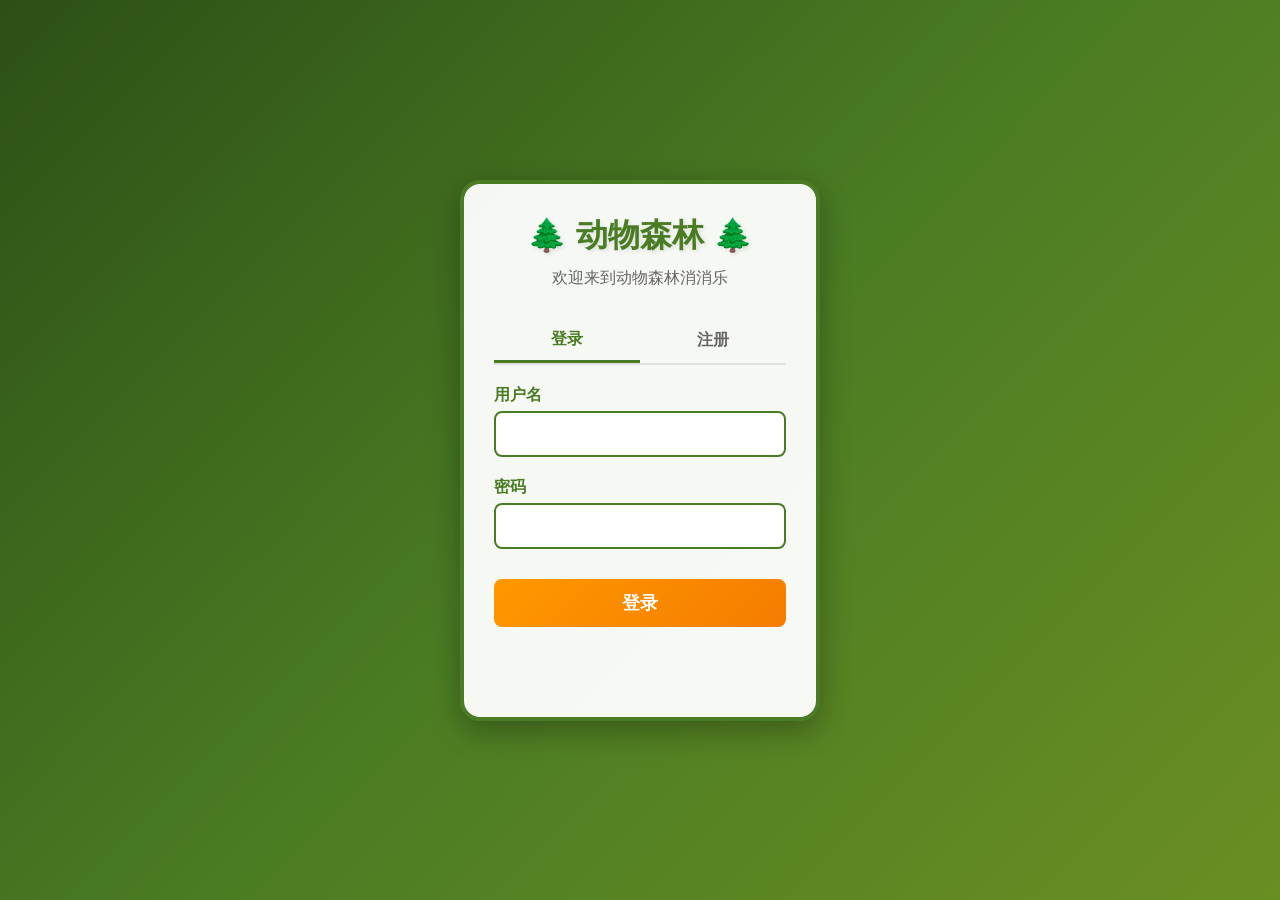
<file: index.html>
`<!DOCTYPE html>
<html lang="zh-CN">
<head>
    <meta charset="UTF-8">
    <meta name="viewport" content="width=device-width, initial-scale=1.0">
    <title>动物森林 - 消消乐</title>
    <link rel="stylesheet" href="style.css">
</head>
<body>
    <div class="game-container">
        <div class="game-header">
            <h1>🌲 动物森林消消乐 🌲</h1>
            <div class="game-info">
                <div class="score">分数: <span id="score">0</span></div>
                <div class="target">目标: <span id="target">100</span></div>
                <div class="level">关卡: <span id="level">1</span></div>
                <div class="moves">步数: <span id="moves">30</span></div>
            </div>
        </div>
        
        <div class="game-board" id="game-board"></div>
        
        <div class="game-controls">
            <button id="restart-btn">重新开始</button>
        </div>
        
        <div class="game-message" id="game-message"></div>
    </div>
    
    <script src="game.js"></script>
</body>
</html>
</file>
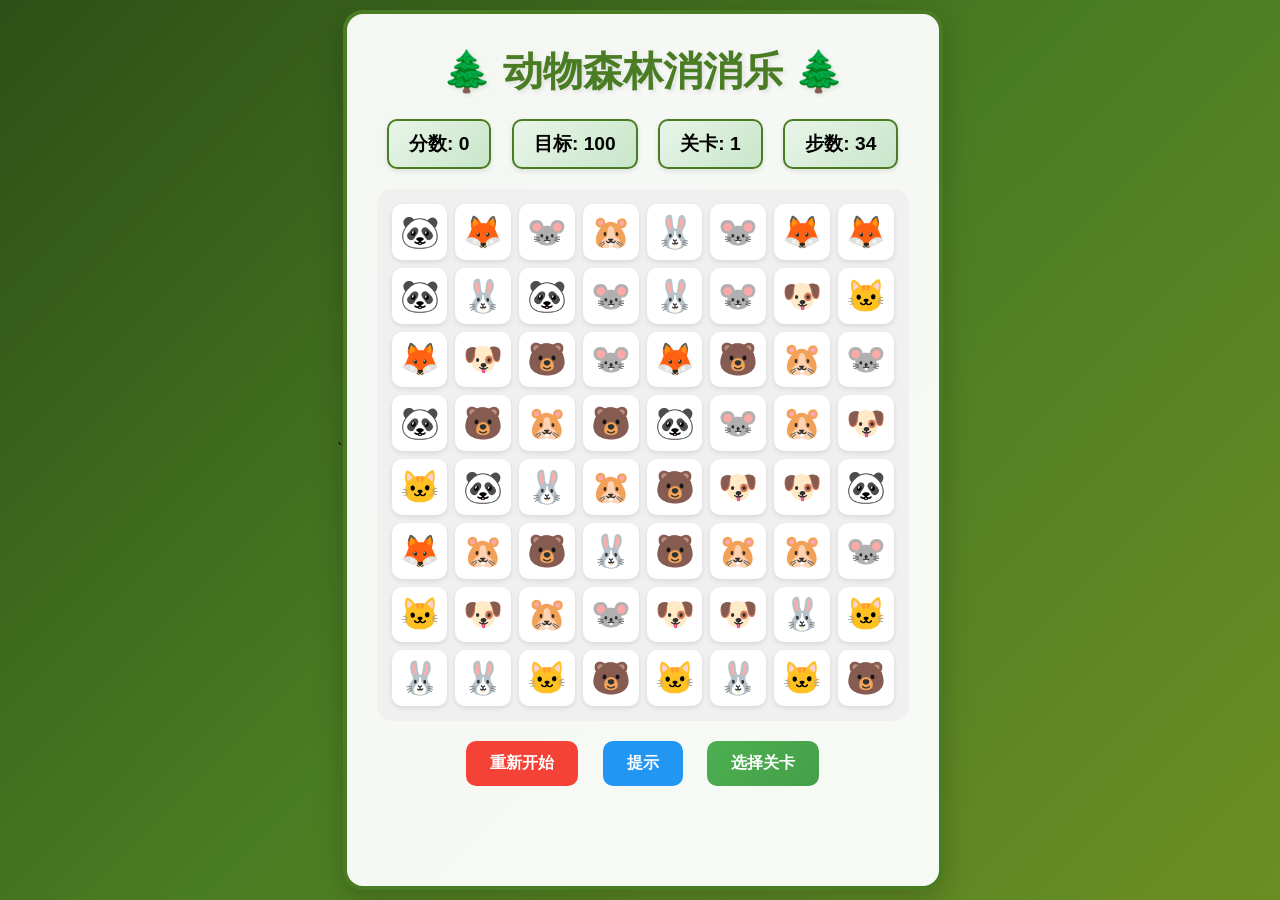
<file: game/index.html>
`<!DOCTYPE html>
<html lang="zh-CN">
<head>
    <meta charset="UTF-8">
    <meta name="viewport" content="width=device-width, initial-scale=1.0">
    <title>动物森林 - 消消乐</title>
    <link rel="stylesheet" href="style.css">
</head>
<body>
    <div class="game-container">
        <div class="game-header">
            <h1>🌲 动物森林消消乐 🌲</h1>
            <div class="game-info">
                <div class="score">分数: <span id="score">0</span></div>
                <div class="target">目标: <span id="target">100</span></div>
                <div class="level">关卡: <span id="level">1</span></div>
                <div class="moves">步数: <span id="moves">30</span></div>
            </div>
        </div>
        
        <div class="game-board" id="game-board"></div>
        
        <div class="game-controls">
            <button id="restart-btn">重新开始</button>
            <button id="hint-btn">提示</button>
        </div>
        
        <div class="game-message" id="game-message"></div>
    </div>
    
    <script src="game.js"></script>
</body>
</html>
</file>
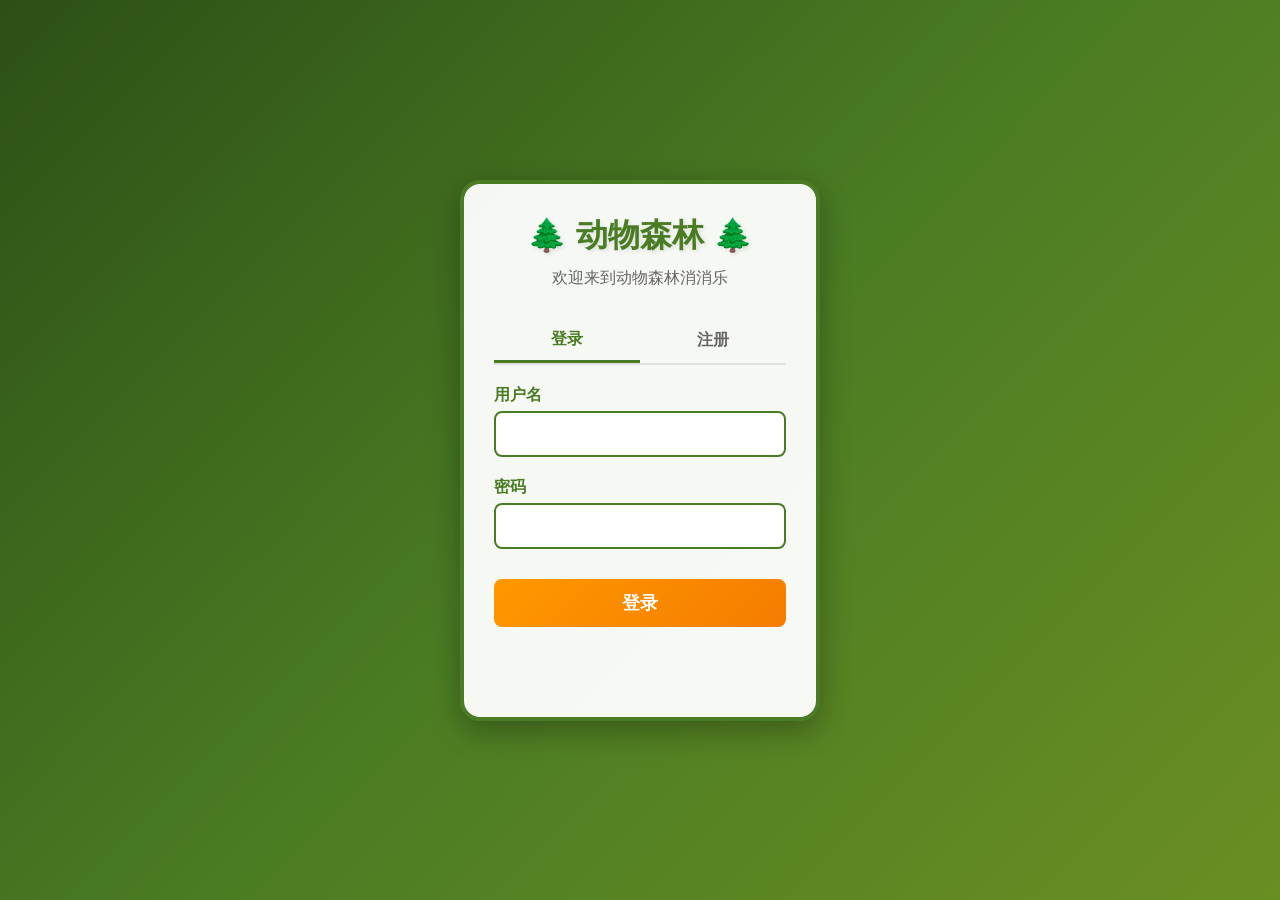
<file: auth.html>
<!DOCTYPE html>
<html lang="zh-CN">
<head>
    <meta charset="UTF-8">
    <meta name="viewport" content="width=device-width, initial-scale=1.0">
    <title>动物森林 - 登录/注册</title>
    <link rel="stylesheet" href="auth.css">
</head>
<body>
    <div class="auth-container">
        <div class="auth-card">
            <div class="auth-header">
                <h1>🌲 动物森林 🌲</h1>
                <p>欢迎来到动物森林消消乐</p>
            </div>
            
            <div class="auth-tabs">
                <button class="tab-btn active" data-tab="login">登录</button>
                <button class="tab-btn" data-tab="register">注册</button>
            </div>
            
            <div class="tab-content" id="login">
                <form id="login-form">
                    <div class="form-group">
                        <label for="login-username">用户名</label>
                        <input type="text" id="login-username" required>
                    </div>
                    <div class="form-group">
                        <label for="login-password">密码</label>
                        <input type="password" id="login-password" required>
                    </div>
                    <button type="submit" class="auth-btn">登录</button>
                </form>
            </div>
            
            <div class="tab-content" id="register" style="display: none;">
                <form id="register-form">
                    <div class="form-group">
                        <label for="reg-username">用户名</label>
                        <input type="text" id="reg-username" required minlength="3" maxlength="20">
                    </div>
                    <div class="form-group">
                        <label for="reg-password">密码</label>
                        <input type="password" id="reg-password" required minlength="6">
                    </div>
                    <div class="form-group">
                        <label for="reg-confirm-password">确认密码</label>
                        <input type="password" id="reg-confirm-password" required>
                    </div>
                    <div class="form-group">
                        <label>选择头像</label>
                        <div class="avatar-selector" id="avatar-selector">
                        </div>
                    </div>
                    <button type="submit" class="auth-btn">注册</button>
                </form>
            </div>
            
            <div class="auth-message" id="auth-message"></div>
        </div>
    </div>
    
    <script src="auth.js"></script>
</body>
</html>
</file>
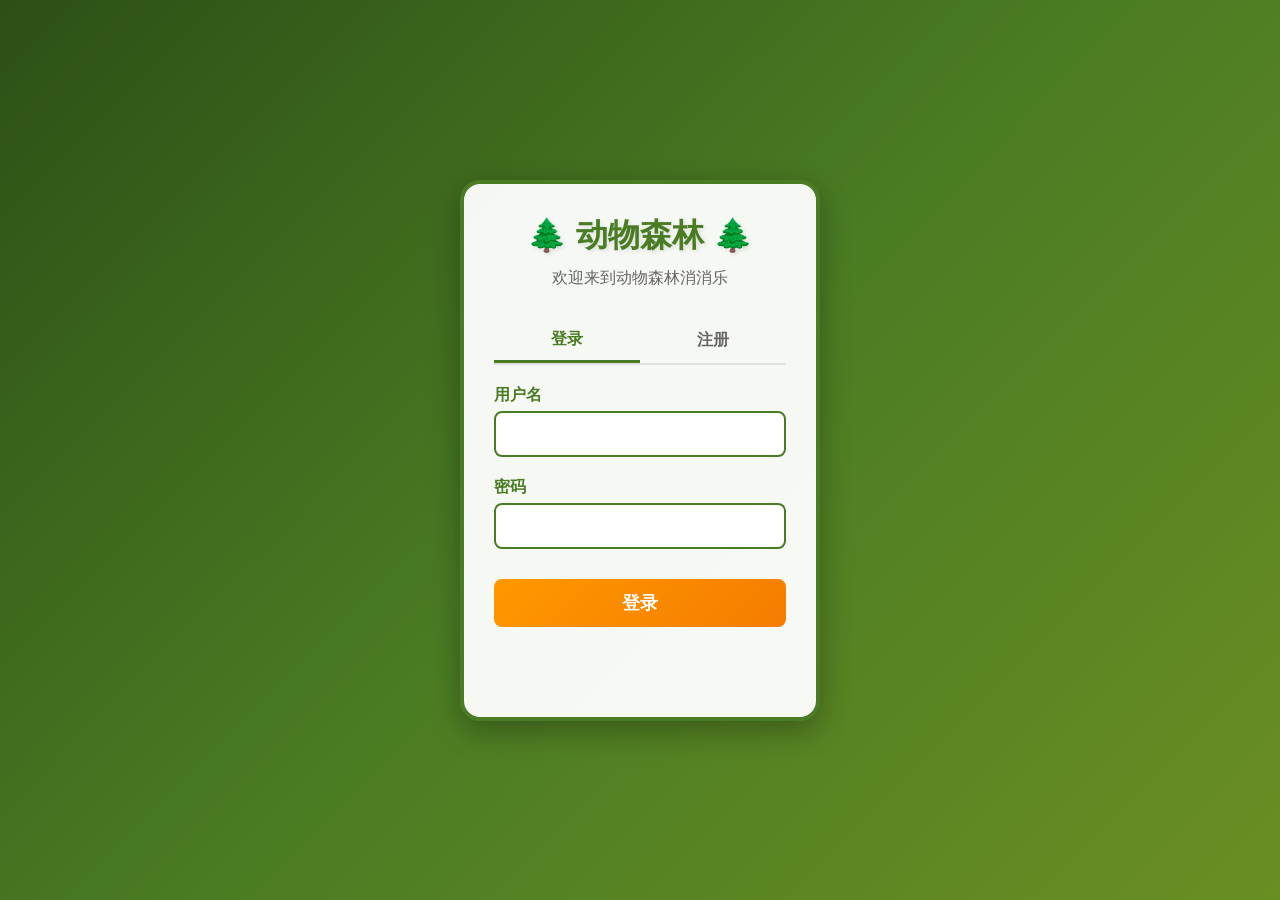
<file: level-select.html>
<!DOCTYPE html>
<html lang="zh-CN">
<head>
    <meta charset="UTF-8">
    <meta name="viewport" content="width=device-width, initial-scale=1.0">
    <title>动物森林 - 关卡选择</title>
    <link rel="stylesheet" href="level-select.css">
</head>
<body>
    <div class="game-container">
        <!-- 顶部信息栏 -->
        <div class="top-bar">
            <!-- 左侧用户信息和设置 -->
            <div class="user-info">
                <div class="avatar" id="avatar">🐱</div>
                <div class="user-name" id="user-name">森林探险家</div>
                <div class="settings-container">
                    <button class="settings-btn" id="settings-btn">⚙️</button>
                    <div class="settings-dropdown" id="settings-dropdown">
                        <div class="dropdown-item" id="switch-account">切换账号</div>
                        <div class="dropdown-item" id="logout">退出登录</div>
                    </div>
                </div>
            </div>
            
            <!-- 右侧游戏数据 -->
            <div class="game-stats">
                <div class="stat-item score">
                    <span class="stat-icon">🏆</span>
                    <span class="stat-value" id="total-score">0</span>
                </div>
                <div class="stat-item lives">
                    <span class="stat-icon">❤️</span>
                    <span class="stat-value" id="lives">10</span>
                </div>
            </div>
        </div>

        <!-- 主游戏场景 -->
        <div class="game-scene">
            <!-- 森林背景 -->
            <div class="forest-background">
                <!-- 树木装饰 -->
                <div class="tree tree-1"></div>
                <div class="tree tree-2"></div>
                <div class="tree tree-3"></div>
                <div class="tree tree-4"></div>
                <div class="tree tree-5"></div>
                <div class="tree tree-6"></div>
                <div class="tree tree-7"></div>
                <div class="tree tree-8"></div>
                
                <!-- Q版小动物 -->
                <div class="animal-character bear"></div>
                <div class="animal-character rabbit"></div>
                <div class="animal-character cat"></div>
                
                <!-- S形弯曲小路 -->
                <div class="winding-path" id="winding-path">
                    <!-- 关卡节点将通过JS动态生成 -->
                </div>
            </div>
        </div>

        <!-- 编辑资料弹窗 -->
        <div class="modal" id="profile-modal">
            <div class="modal-content">
                <h3>编辑个人资料</h3>
                <div class="profile-section">
                    <div class="avatar-selection">
                        <div class="current-avatar-display" id="current-avatar-display">🐱</div>
                        <p>选择头像</p>
                        <div class="avatar-options" id="avatar-options"></div>
                    </div>
                    <div class="name-edit">
                        <label>昵称:</label>
                        <input type="text" id="edit-name-input" class="name-input" placeholder="输入新昵称">
                    </div>
                </div>
                <div class="modal-buttons">
                    <button class="modal-btn cancel" id="cancel-profile">取消</button>
                    <button class="modal-btn confirm" id="save-profile">保存</button>
                </div>
            </div>
        </div>


    </div>

    <script src="level-select.js"></script>
</body>
</html>
</file>
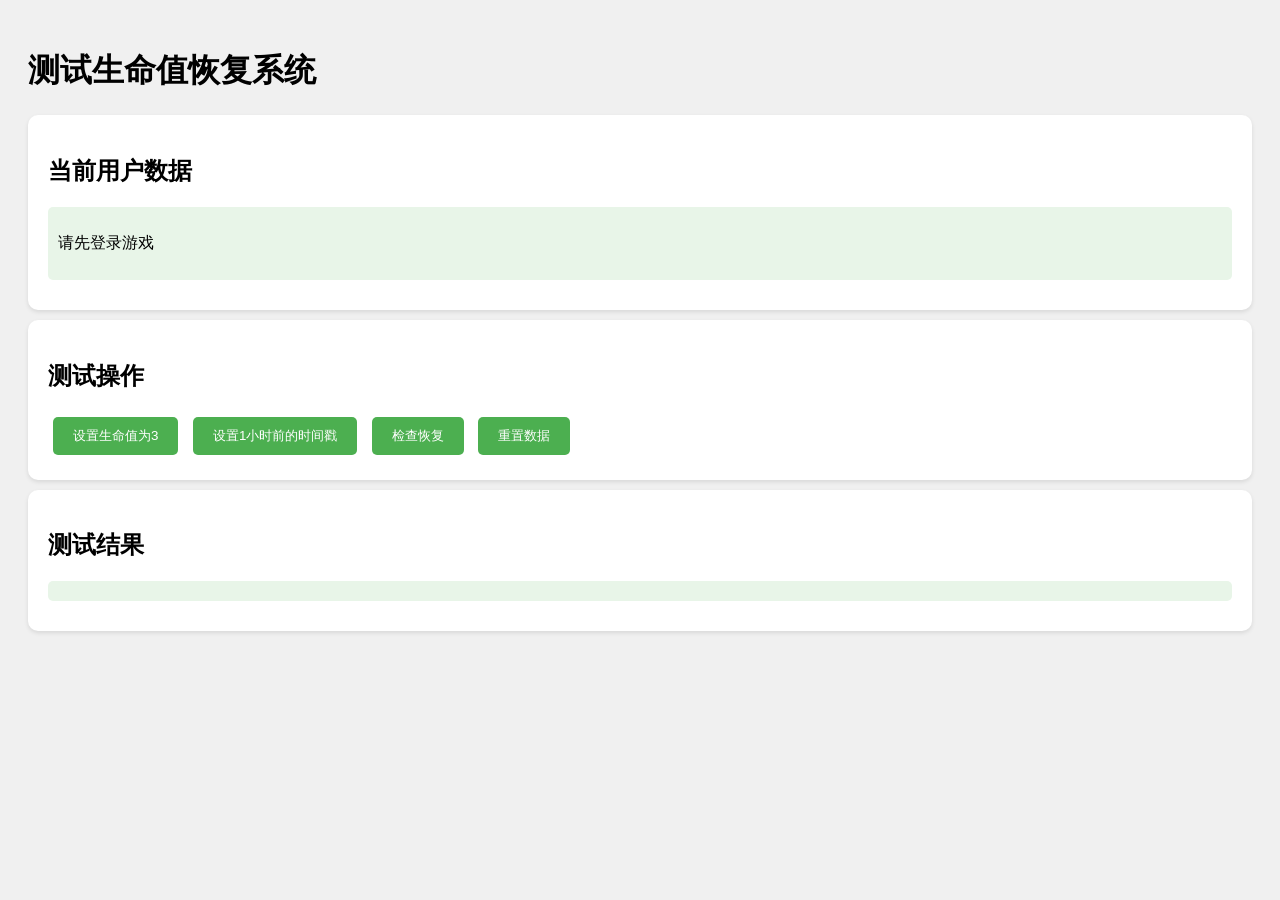
<file: test-lives-recovery.html>
<!DOCTYPE html>
<html lang="zh-CN">
<head>
    <meta charset="UTF-8">
    <meta name="viewport" content="width=device-width, initial-scale=1.0">
    <title>测试生命值恢复系统</title>
    <style>
        body {
            font-family: Arial, sans-serif;
            padding: 20px;
            background: #f0f0f0;
        }
        .test-section {
            background: white;
            padding: 20px;
            margin: 10px 0;
            border-radius: 10px;
            box-shadow: 0 2px 4px rgba(0,0,0,0.1);
        }
        button {
            padding: 10px 20px;
            margin: 5px;
            border: none;
            border-radius: 5px;
            background: #4CAF50;
            color: white;
            cursor: pointer;
        }
        button:hover {
            background: #45a049;
        }
        .result {
            margin: 10px 0;
            padding: 10px;
            background: #e8f5e8;
            border-radius: 5px;
        }
    </style>
</head>
<body>
    <h1>测试生命值恢复系统</h1>
    
    <div class="test-section">
        <h2>当前用户数据</h2>
        <div id="current-data" class="result"></div>
    </div>
    
    <div class="test-section">
        <h2>测试操作</h2>
        <button onclick="setLowLives()">设置生命值为3</button>
        <button onclick="setOldTimestamp()">设置1小时前的时间戳</button>
        <button onclick="checkRecovery()">检查恢复</button>
        <button onclick="resetData()">重置数据</button>
    </div>
    
    <div class="test-section">
        <h2>测试结果</h2>
        <div id="test-result" class="result"></div>
    </div>

    <script>
        function loadUserData() {
            const currentUser = localStorage.getItem('animalMatch3CurrentUser');
            if (!currentUser) {
                return null;
            }
            
            const users = JSON.parse(localStorage.getItem('animalMatch3Users') || '{}');
            return users[currentUser];
        }
        
        function saveUserData(userData) {
            const currentUser = localStorage.getItem('animalMatch3CurrentUser');
            if (currentUser) {
                const users = JSON.parse(localStorage.getItem('animalMatch3Users') || '{}');
                users[currentUser] = userData;
                localStorage.setItem('animalMatch3Users', JSON.stringify(users));
            }
        }
        
        function updateCurrentData() {
            const userData = loadUserData();
            const currentDataEl = document.getElementById('current-data');
            if (userData) {
                currentDataEl.innerHTML = `
                    <p>昵称: ${userData.name}</p>
                    <p>生命值: ${userData.lives}/${userData.maxLives}</p>
                    <p>最后恢复时间: ${new Date(userData.lastLifeRecovery).toLocaleString()}</p>
                    <p>总积分: ${userData.totalScore}</p>
                    <p>当前关卡: ${userData.currentLevel}</p>
                `;
            } else {
                currentDataEl.innerHTML = '<p>请先登录游戏</p>';
            }
        }
        
        function setLowLives() {
            const userData = loadUserData();
            if (userData) {
                userData.lives = 3;
                saveUserData(userData);
                updateCurrentData();
                document.getElementById('test-result').innerHTML = '<p>已设置生命值为3</p>';
            }
        }
        
        function setOldTimestamp() {
            const userData = loadUserData();
            if (userData) {
                // 设置为1小时前
                userData.lastLifeRecovery = Date.now() - 60 * 60 * 1000;
                saveUserData(userData);
                updateCurrentData();
                document.getElementById('test-result').innerHTML = '<p>已设置时间戳为1小时前</p>';
            }
        }
        
        function checkRecovery() {
            const userData = loadUserData();
            if (userData) {
                const now = Date.now();
                const timeSinceLastRecovery = now - userData.lastLifeRecovery;
                const recoveryInterval = 30 * 60 * 1000; // 30分钟
                
                let recoveredLives = 0;
                if (userData.lives < userData.maxLives && timeSinceLastRecovery >= recoveryInterval) {
                    recoveredLives = Math.floor(timeSinceLastRecovery / recoveryInterval);
                    userData.lives = Math.min(userData.lives + recoveredLives, userData.maxLives);
                    userData.lastLifeRecovery = now;
                    saveUserData(userData);
                }
                
                updateCurrentData();
                document.getElementById('test-result').innerHTML = `<p>恢复了 ${recoveredLives} 条生命</p>`;
            }
        }
        
        function resetData() {
            const userData = loadUserData();
            if (userData) {
                userData.lives = 10;
                userData.lastLifeRecovery = Date.now();
                saveUserData(userData);
                updateCurrentData();
                document.getElementById('test-result').innerHTML = '<p>已重置数据</p>';
            }
        }
        
        // 初始化
        updateCurrentData();
    </script>
</body>
</html>
</file>
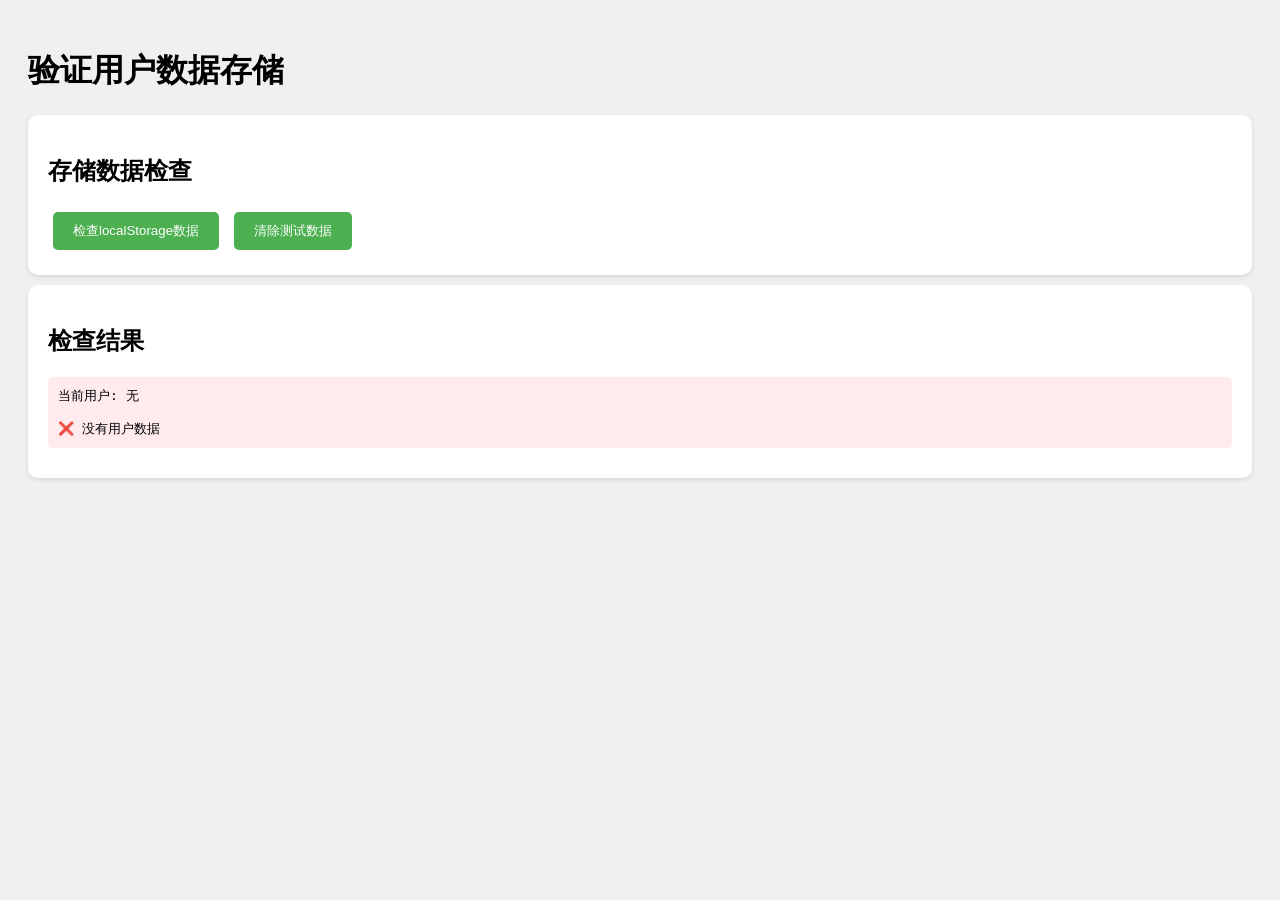
<file: verify-user-data.html>
<!DOCTYPE html>
<html lang="zh-CN">
<head>
    <meta charset="UTF-8">
    <meta name="viewport" content="width=device-width, initial-scale=1.0">
    <title>验证用户数据存储</title>
    <style>
        body {
            font-family: Arial, sans-serif;
            padding: 20px;
            background: #f0f0f0;
        }
        .test-section {
            background: white;
            padding: 20px;
            margin: 10px 0;
            border-radius: 10px;
            box-shadow: 0 2px 4px rgba(0,0,0,0.1);
        }
        button {
            padding: 10px 20px;
            margin: 5px;
            border: none;
            border-radius: 5px;
            background: #4CAF50;
            color: white;
            cursor: pointer;
        }
        button:hover {
            background: #45a049;
        }
        .result {
            margin: 10px 0;
            padding: 10px;
            background: #e8f5e8;
            border-radius: 5px;
            white-space: pre-wrap;
            font-family: monospace;
        }
        .error {
            background: #ffebee;
        }
        .success {
            background: #e8f5e8;
        }
    </style>
</head>
<body>
    <h1>验证用户数据存储</h1>
    
    <div class="test-section">
        <h2>存储数据检查</h2>
        <button onclick="checkLocalStorage()">检查localStorage数据</button>
        <button onclick="clearData()">清除测试数据</button>
    </div>
    
    <div class="test-section">
        <h2>检查结果</h2>
        <div id="check-result" class="result"></div>
    </div>

    <script>
        function checkLocalStorage() {
            const resultEl = document.getElementById('check-result');
            let output = '';
            
            // 检查当前用户
            const currentUser = localStorage.getItem('animalMatch3CurrentUser');
            output += `当前用户: ${currentUser || '无'}\n`;
            
            // 检查用户数据
            const usersJson = localStorage.getItem('animalMatch3Users');
            if (usersJson) {
                try {
                    const users = JSON.parse(usersJson);
                    output += `\n用户数据: \n${JSON.stringify(users, null, 2)}\n`;
                    
                    // 验证数据结构
                    if (currentUser && users[currentUser]) {
                        const userData = users[currentUser];
                        output += '\n数据结构验证:\n';
                        
                        const requiredFields = [
                            'name', 'avatar', 'currentLevel', 'maxLevel',
                            'totalScore', 'lives', 'maxLives', 'lastLifeRecovery',
                            'completedLevels', 'friends'
                        ];
                        
                        let allFieldsPresent = true;
                        requiredFields.forEach(field => {
                            if (userData[field] !== undefined) {
                                output += `✓ ${field}: ${userData[field]}\n`;
                            } else {
                                output += `✗ ${field}: 缺失\n`;
                                allFieldsPresent = false;
                            }
                        });
                        
                        if (allFieldsPresent) {
                            output += '\n✅ 所有必要字段都存在';
                            resultEl.className = 'result success';
                        } else {
                            output += '\n❌ 缺少必要字段';
                            resultEl.className = 'result error';
                        }
                    }
                } catch (e) {
                    output += `\n❌ 数据解析错误: ${e.message}`;
                    resultEl.className = 'result error';
                }
            } else {
                output += '\n❌ 没有用户数据';
                resultEl.className = 'result error';
            }
            
            resultEl.textContent = output;
        }
        
        function clearData() {
            if (confirm('确定要清除所有测试数据吗？')) {
                localStorage.removeItem('animalMatch3CurrentUser');
                localStorage.removeItem('animalMatch3Users');
                document.getElementById('check-result').textContent = '已清除所有测试数据';
            }
        }
        
        // 初始化
        checkLocalStorage();
    </script>
</body>
</html>
</file>
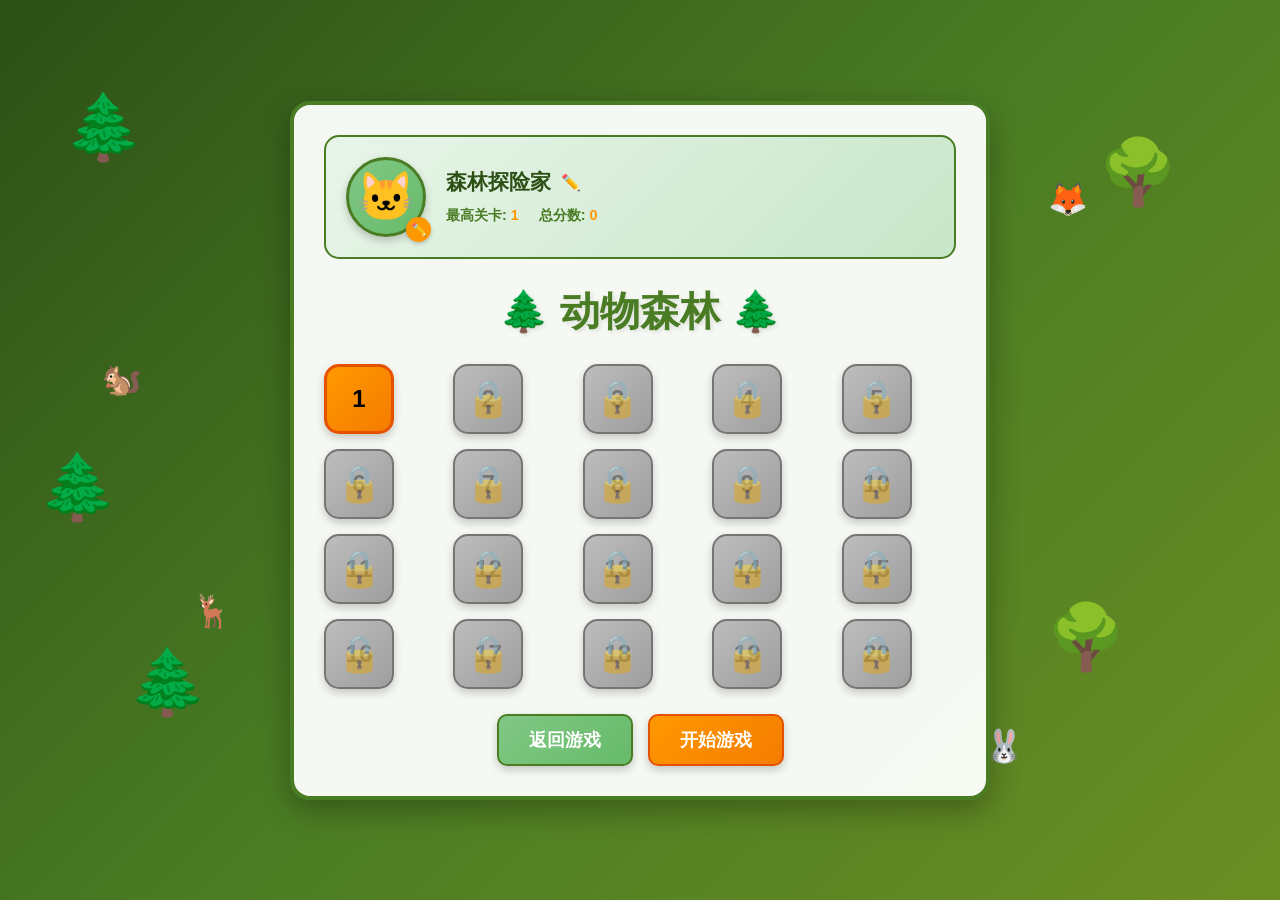
<file: game/level-select.html>
<!DOCTYPE html>
<html lang="zh-CN">
<head>
    <meta charset="UTF-8">
    <meta name="viewport" content="width=device-width, initial-scale=1.0">
    <title>动物森林 - 关卡选择</title>
    <link rel="stylesheet" href="level-select.css">
</head>
<body>
    <div class="forest-container">
        <div class="forest-background">
            <div class="tree tree-1">🌲</div>
            <div class="tree tree-2">🌳</div>
            <div class="tree tree-3">🌲</div>
            <div class="tree tree-4">🌳</div>
            <div class="tree tree-5">🌲</div>
            <div class="animal animal-1">🦌</div>
            <div class="animal animal-2">🐰</div>
            <div class="animal animal-3">🦊</div>
            <div class="animal animal-4">🐿️</div>
        </div>
        
        <div class="level-select-container">
            <div class="user-profile">
                <div class="avatar-container">
                    <div class="avatar" id="avatar">🐱</div>
                    <button class="edit-avatar-btn" id="edit-avatar-btn">✏️</button>
                </div>
                <div class="user-info">
                    <div class="user-name-container">
                        <span class="user-name" id="user-name">森林探险家</span>
                        <button class="edit-name-btn" id="edit-name-btn">✏️</button>
                    </div>
                    <div class="user-stats">
                        <div class="stat">
                            <span class="stat-label">最高关卡:</span>
                            <span class="stat-value" id="max-level">1</span>
                        </div>
                        <div class="stat">
                            <span class="stat-label">总分数:</span>
                            <span class="stat-value" id="total-score">0</span>
                        </div>
                    </div>
                </div>
            </div>
            
            <h1 class="forest-title">🌲 动物森林 🌲</h1>
            
            <div class="levels-grid" id="levels-grid">
            </div>
            
            <div class="game-controls">
                <button class="forest-btn" id="back-to-game">返回游戏</button>
                <button class="forest-btn" id="play-selected">开始游戏</button>
            </div>
        </div>
    </div>
    
    <div class="modal" id="avatar-modal">
        <div class="modal-content">
            <h3>选择你的动物头像</h3>
            <div class="avatar-options" id="avatar-options">
            </div>
            <button class="close-modal" id="close-avatar-modal">确定</button>
        </div>
    </div>
    
    <div class="modal" id="name-modal">
        <div class="modal-content">
            <h3>修改你的名字</h3>
            <input type="text" id="name-input" class="name-input" maxlength="10">
            <div class="modal-buttons">
                <button class="modal-btn" id="cancel-name">取消</button>
                <button class="modal-btn confirm" id="confirm-name">确定</button>
            </div>
        </div>
    </div>
    
    <script src="level-select.js"></script>
</body>
</html>
</file>
<file: style.css>
* {
    margin: 0;
    padding: 0;
    box-sizing: border-box;
}

body {
    font-family: 'Arial', sans-serif;
    background: linear-gradient(135deg, #2d5016 0%, #4a7c23 50%, #6b8e23 100%);
    min-height: 100vh;
    display: flex;
    justify-content: center;
    align-items: center;
}

.game-container {
    background: rgba(255, 255, 255, 0.95);
    border-radius: 20px;
    padding: 30px;
    box-shadow: 0 10px 30px rgba(0, 0, 0, 0.2);
    max-width: 600px;
    width: 100%;
    text-align: center;
    border: 4px solid #4a7c23;
}

.game-header h1 {
    color: #4a7c23;
    font-size: 2.5em;
    margin-bottom: 20px;
    text-shadow: 2px 2px 4px rgba(0, 0, 0, 0.1);
}

.game-info {
    display: flex;
    justify-content: space-around;
    margin-bottom: 20px;
    font-size: 1.2em;
    font-weight: bold;
}

.score, .target, .level, .moves {
    background: linear-gradient(135deg, #e8f5e9 0%, #c8e6c9 100%);
    padding: 10px 20px;
    border-radius: 10px;
    box-shadow: 0 2px 5px rgba(0, 0, 0, 0.1);
    border: 2px solid #4a7c23;
}

.game-board {
    display: grid;
    grid-template-columns: repeat(6, 1fr);
    gap: 8px;
    background: #f0f0f0;
    padding: 15px;
    border-radius: 15px;
    margin: 20px 0;
}

.tile {
    width: 100%;
    aspect-ratio: 1;
    background: #fff;
    border-radius: 10px;
    display: flex;
    justify-content: center;
    align-items: center;
    font-size: 2em;
    cursor: pointer;
    transition: all 0.3s ease;
    box-shadow: 0 2px 5px rgba(0, 0, 0, 0.1);
}

.tile:hover {
    transform: scale(1.05);
    box-shadow: 0 4px 10px rgba(0, 0, 0, 0.2);
}

.tile.selected {
    border: 3px solid #4CAF50;
    background: #e8f5e8;
}

.tile.matched {
    animation: matchAnimation 0.5s ease-in-out;
    opacity: 0;
}

.tile.falling {
    animation: fallAnimation 0.3s ease-in;
}

.tile.special {
    transform: scale(1.1);
    box-shadow: 0 0 20px rgba(255, 255, 0, 0.8);
}

.tile.special-horizontal {
    animation: specialHorizontal 2s ease-in-out infinite;
}

.tile.special-vertical {
    animation: specialVertical 2s ease-in-out infinite;
}

.tile.special-bomb {
    animation: specialBomb 2s ease-in-out infinite;
}

@keyframes specialHorizontal {
    0%, 100% {
        transform: scale(1.1) rotate(0deg);
        box-shadow: 0 0 20px rgba(255, 105, 180, 0.8);
    }
    50% {
        transform: scale(1.15) rotate(5deg);
        box-shadow: 0 0 30px rgba(255, 105, 180, 1);
    }
}

@keyframes specialVertical {
    0%, 100% {
        transform: scale(1.1) rotate(0deg);
        box-shadow: 0 0 20px rgba(100, 149, 237, 0.8);
    }
    50% {
        transform: scale(1.15) rotate(-5deg);
        box-shadow: 0 0 30px rgba(100, 149, 237, 1);
    }
}

@keyframes specialBomb {
    0%, 100% {
        transform: scale(1.1);
        box-shadow: 0 0 20px rgba(255, 69, 0, 0.8);
    }
    50% {
        transform: scale(1.2);
        box-shadow: 0 0 30px rgba(255, 69, 0, 1);
    }
}

.game-controls {
    margin: 20px 0;
}

.game-controls button {
    padding: 12px 24px;
    margin: 0 10px;
    border: none;
    border-radius: 10px;
    font-size: 1em;
    font-weight: bold;
    cursor: pointer;
    transition: all 0.3s ease;
}

#restart-btn {
    background: #f44336;
    color: white;
}

#hint-btn {
    background: #2196F3;
    color: white;
}

.game-controls button:hover {
    transform: scale(1.05);
    box-shadow: 0 4px 10px rgba(0, 0, 0, 0.2);
}

.game-message {
    margin-top: 20px;
    font-size: 1.5em;
    font-weight: bold;
    min-height: 50px;
}

.game-message.win {
    color: #4CAF50;
    animation: messageAnimation 1s ease-in-out;
}

.game-message.lose {
    color: #f44336;
    animation: messageAnimation 1s ease-in-out;
}

@keyframes matchAnimation {
    0% {
        transform: scale(1);
        opacity: 1;
    }
    50% {
        transform: scale(1.3);
        opacity: 0.5;
    }
    100% {
        transform: scale(0);
        opacity: 0;
    }
}

@keyframes fallAnimation {
    0% {
        transform: translateY(-50px);
        opacity: 0;
    }
    100% {
        transform: translateY(0);
        opacity: 1;
    }
}

@keyframes messageAnimation {
    0% {
        transform: scale(0.8);
        opacity: 0;
    }
    50% {
        transform: scale(1.1);
        opacity: 1;
    }
    100% {
        transform: scale(1);
        opacity: 1;
    }
}

@media (max-width: 768px) {
    .game-container {
        padding: 20px;
        margin: 10px;
        max-width: 95%;
    }
    
    .game-header h1 {
        font-size: 1.8em;
        margin-bottom: 15px;
    }
    
    .game-info {
        flex-direction: column;
        gap: 10px;
        align-items: center;
    }
    
    .score, .target, .level, .moves {
        padding: 8px 16px;
        font-size: 0.9em;
    }
    
    .game-board {
        grid-template-columns: repeat(6, 1fr);
        gap: 6px;
        padding: 12px;
        margin: 15px 0;
    }
    
    .tile {
        font-size: 1.4em;
        border-radius: 8px;
    }
    
    .game-controls {
        display: flex;
        flex-direction: column;
        gap: 10px;
    }
    
    .game-controls button {
        padding: 10px 20px;
        margin: 0;
        font-size: 1em;
    }
    
    #level-select-btn {
        width: 100%;
    }
}

@media (max-width: 480px) {
    .game-container {
        padding: 15px;
    }
    
    .game-header h1 {
        font-size: 1.5em;
    }
    
    .game-board {
        grid-template-columns: repeat(6, 1fr);
        gap: 5px;
        padding: 10px;
    }
    
    .tile {
        font-size: 1.2em;
    }
    
    .game-info {
        flex-direction: row;
        flex-wrap: wrap;
        justify-content: center;
    }
    
    .score, .target, .level, .moves {
        padding: 6px 12px;
        font-size: 0.8em;
        margin: 0 5px;
    }
}

/* 触摸设备优化 */
@media (hover: none) and (pointer: coarse) {
    .tile {
        touch-action: manipulation;
    }
    
    .tile:active {
        transform: scale(0.95);
    }
    
    .game-controls button {
        touch-action: manipulation;
    }
    
    .game-controls button:active {
        transform: scale(0.95);
    }
}

.confetti {
    position: absolute;
    width: 10px;
    height: 10px;
    background: #f00;
    border-radius: 50%;
    animation: confettiAnimation 3s ease-in-out forwards;
}

@keyframes confettiAnimation {
    0% {
        transform: translateY(0) rotate(0deg);
        opacity: 1;
    }
    100% {
        transform: translateY(500px) rotate(720deg);
        opacity: 0;
    }
}
</file>
<file: game/style.css>
* {
    margin: 0;
    padding: 0;
    box-sizing: border-box;
}

body {
    font-family: 'Arial', sans-serif;
    background: linear-gradient(135deg, #2d5016 0%, #4a7c23 50%, #6b8e23 100%);
    min-height: 100vh;
    display: flex;
    justify-content: center;
    align-items: center;
}

.game-container {
    background: rgba(255, 255, 255, 0.95);
    border-radius: 20px;
    padding: 30px;
    box-shadow: 0 10px 30px rgba(0, 0, 0, 0.2);
    max-width: 600px;
    width: 100%;
    text-align: center;
    border: 4px solid #4a7c23;
}

.game-header h1 {
    color: #4a7c23;
    font-size: 2.5em;
    margin-bottom: 20px;
    text-shadow: 2px 2px 4px rgba(0, 0, 0, 0.1);
}

.game-info {
    display: flex;
    justify-content: space-around;
    margin-bottom: 20px;
    font-size: 1.2em;
    font-weight: bold;
}

.score, .target, .level, .moves {
    background: linear-gradient(135deg, #e8f5e9 0%, #c8e6c9 100%);
    padding: 10px 20px;
    border-radius: 10px;
    box-shadow: 0 2px 5px rgba(0, 0, 0, 0.1);
    border: 2px solid #4a7c23;
}

.game-board {
    display: grid;
    grid-template-columns: repeat(8, 1fr);
    gap: 8px;
    background: #f0f0f0;
    padding: 15px;
    border-radius: 15px;
    margin: 20px 0;
}

.tile {
    width: 100%;
    aspect-ratio: 1;
    background: #fff;
    border-radius: 10px;
    display: flex;
    justify-content: center;
    align-items: center;
    font-size: 2em;
    cursor: pointer;
    transition: all 0.3s ease;
    box-shadow: 0 2px 5px rgba(0, 0, 0, 0.1);
}

.tile:hover {
    transform: scale(1.05);
    box-shadow: 0 4px 10px rgba(0, 0, 0, 0.2);
}

.tile.selected {
    border: 3px solid #4CAF50;
    background: #e8f5e8;
}

.tile.matched {
    animation: matchAnimation 0.5s ease-in-out;
    opacity: 0;
}

.tile.falling {
    animation: fallAnimation 0.3s ease-in;
}

.game-controls {
    margin: 20px 0;
}

.game-controls button {
    padding: 12px 24px;
    margin: 0 10px;
    border: none;
    border-radius: 10px;
    font-size: 1em;
    font-weight: bold;
    cursor: pointer;
    transition: all 0.3s ease;
}

#restart-btn {
    background: #f44336;
    color: white;
}

#hint-btn {
    background: #2196F3;
    color: white;
}

.game-controls button:hover {
    transform: scale(1.05);
    box-shadow: 0 4px 10px rgba(0, 0, 0, 0.2);
}

.game-message {
    margin-top: 20px;
    font-size: 1.5em;
    font-weight: bold;
    min-height: 50px;
}

.game-message.win {
    color: #4CAF50;
    animation: messageAnimation 1s ease-in-out;
}

.game-message.lose {
    color: #f44336;
    animation: messageAnimation 1s ease-in-out;
}

@keyframes matchAnimation {
    0% {
        transform: scale(1);
        opacity: 1;
    }
    50% {
        transform: scale(1.3);
        opacity: 0.5;
    }
    100% {
        transform: scale(0);
        opacity: 0;
    }
}

@keyframes fallAnimation {
    0% {
        transform: translateY(-50px);
        opacity: 0;
    }
    100% {
        transform: translateY(0);
        opacity: 1;
    }
}

@keyframes messageAnimation {
    0% {
        transform: scale(0.8);
        opacity: 0;
    }
    50% {
        transform: scale(1.1);
        opacity: 1;
    }
    100% {
        transform: scale(1);
        opacity: 1;
    }
}

@media (max-width: 600px) {
    .game-container {
        padding: 20px;
        margin: 10px;
    }
    
    .game-header h1 {
        font-size: 2em;
    }
    
    .game-board {
        grid-template-columns: repeat(6, 1fr);
        gap: 5px;
        padding: 10px;
    }
    
    .tile {
        font-size: 1.5em;
    }
}

.confetti {
    position: absolute;
    width: 10px;
    height: 10px;
    background: #f00;
    border-radius: 50%;
    animation: confettiAnimation 3s ease-in-out forwards;
}

@keyframes confettiAnimation {
    0% {
        transform: translateY(0) rotate(0deg);
        opacity: 1;
    }
    100% {
        transform: translateY(500px) rotate(720deg);
        opacity: 0;
    }
}
</file>
<file: auth.css>
* {
    margin: 0;
    padding: 0;
    box-sizing: border-box;
}

body {
    font-family: 'Arial', sans-serif;
    background: linear-gradient(135deg, #2d5016 0%, #4a7c23 50%, #6b8e23 100%);
    min-height: 100vh;
    display: flex;
    justify-content: center;
    align-items: center;
}

.auth-container {
    width: 100%;
    max-width: 400px;
    padding: 20px;
}

.auth-card {
    background: rgba(255, 255, 255, 0.95);
    border-radius: 20px;
    padding: 30px;
    box-shadow: 0 10px 30px rgba(0, 0, 0, 0.3);
    border: 4px solid #4a7c23;
    text-align: center;
}

.auth-header h1 {
    color: #4a7c23;
    font-size: 2em;
    margin-bottom: 10px;
    text-shadow: 2px 2px 4px rgba(0, 0, 0, 0.1);
}

.auth-header p {
    color: #666;
    margin-bottom: 30px;
}

.auth-tabs {
    display: flex;
    margin-bottom: 20px;
    border-bottom: 2px solid #e0e0e0;
}

.tab-btn {
    flex: 1;
    padding: 10px;
    border: none;
    background: none;
    font-size: 1em;
    font-weight: bold;
    color: #666;
    cursor: pointer;
    transition: all 0.3s ease;
}

.tab-btn.active {
    color: #4a7c23;
    border-bottom: 3px solid #4a7c23;
}

.form-group {
    margin-bottom: 20px;
    text-align: left;
}

.form-group label {
    display: block;
    margin-bottom: 5px;
    font-weight: bold;
    color: #4a7c23;
}

.form-group input {
    width: 100%;
    padding: 12px;
    border: 2px solid #4a7c23;
    border-radius: 8px;
    font-size: 1em;
    font-family: inherit;
}

.form-group input:focus {
    outline: none;
    border-color: #ff9800;
}

.avatar-selector {
    display: grid;
    grid-template-columns: repeat(6, 1fr);
    gap: 10px;
    margin-top: 10px;
}

.avatar-option {
    width: 40px;
    height: 40px;
    border-radius: 50%;
    background: linear-gradient(135deg, #e8f5e9 0%, #c8e6c9 100%);
    display: flex;
    justify-content: center;
    align-items: center;
    font-size: 1.5em;
    cursor: pointer;
    border: 2px solid #4a7c23;
    transition: all 0.3s ease;
}

.avatar-option:hover {
    transform: scale(1.1);
    box-shadow: 0 4px 8px rgba(0, 0, 0, 0.2);
}

.avatar-option.selected {
    background: linear-gradient(135deg, #81c784 0%, #66bb6a 100%);
    border: 3px solid #ff9800;
}

.auth-btn {
    width: 100%;
    padding: 12px;
    border: none;
    border-radius: 8px;
    font-size: 1.1em;
    font-weight: bold;
    background: linear-gradient(135deg, #ff9800 0%, #f57c00 100%);
    color: white;
    cursor: pointer;
    transition: all 0.3s ease;
    margin-top: 10px;
}

.auth-btn:hover {
    transform: scale(1.05);
    box-shadow: 0 4px 12px rgba(0, 0, 0, 0.3);
}

.auth-message {
    margin-top: 20px;
    padding: 10px;
    border-radius: 8px;
    font-weight: bold;
    min-height: 40px;
}

.auth-message.success {
    background: #e8f5e9;
    color: #4caf50;
    border: 2px solid #4caf50;
}

.auth-message.error {
    background: #ffebee;
    color: #f44336;
    border: 2px solid #f44336;
}

@media (max-width: 480px) {
    .auth-container {
        padding: 10px;
    }
    
    .auth-card {
        padding: 20px;
    }
    
    .auth-header h1 {
        font-size: 1.5em;
    }
    
    .avatar-selector {
        grid-template-columns: repeat(4, 1fr);
    }
    
    .avatar-option {
        width: 35px;
        height: 35px;
        font-size: 1.2em;
    }
}
</file>
<file: level-select.css>
* {
    margin: 0;
    padding: 0;
    box-sizing: border-box;
}

body {
    font-family: 'Arial', sans-serif;
    background: #f0f8ff;
    min-height: 100vh;
    overflow-x: hidden;
}

.game-container {
    position: relative;
    min-height: 100vh;
}

/* 顶部信息栏 */
.top-bar {
    background: #ffb6c1;
    padding: 15px 20px;
    display: flex;
    justify-content: space-between;
    align-items: center;
    box-shadow: 0 4px 15px rgba(0, 0, 0, 0.1);
    border-bottom: 4px solid #ff69b4;
}

.user-info {
    display: flex;
    align-items: center;
    gap: 15px;
    position: relative;
}

/* 设置按钮 */
.settings-container {
    position: relative;
}

.settings-btn {
    width: 40px;
    height: 40px;
    border-radius: 50%;
    background: linear-gradient(135deg, #ffdab9 0%, #ffb6c1 100%);
    border: 3px solid #ff69b4;
    font-size: 1.2em;
    cursor: pointer;
    box-shadow: 0 2px 8px rgba(0, 0, 0, 0.2);
    transition: all 0.3s ease;
}

.settings-btn:hover {
    transform: scale(1.1);
    box-shadow: 0 4px 12px rgba(0, 0, 0, 0.3);
}

/* 设置下拉菜单 */
.settings-dropdown {
    position: absolute;
    top: 50px;
    right: 0;
    background: white;
    border-radius: 10px;
    box-shadow: 0 4px 15px rgba(0, 0, 0, 0.2);
    border: 3px solid #ff69b4;
    width: 150px;
    display: none;
    z-index: 1000;
}

.settings-dropdown.active {
    display: block;
}

.dropdown-item {
    padding: 12px 15px;
    cursor: pointer;
    transition: background-color 0.3s ease;
    border-bottom: 1px solid #f0f0f0;
}

.dropdown-item:last-child {
    border-bottom: none;
    border-radius: 0 0 10px 10px;
}

.dropdown-item:hover {
    background-color: #f0f8ff;
}



.avatar {
    width: 60px;
    height: 60px;
    border-radius: 50%;
    background: linear-gradient(135deg, #ffdab9 0%, #ffb6c1 100%);
    display: flex;
    justify-content: center;
    align-items: center;
    font-size: 2.5em;
    border: 4px solid #ff69b4;
    box-shadow: 0 4px 8px rgba(0, 0, 0, 0.2);
    cursor: pointer;
    transition: all 0.3s ease;
}

.avatar:hover {
    transform: scale(1.1);
    box-shadow: 0 6px 12px rgba(0, 0, 0, 0.3);
}

.user-name {
    font-size: 1.2em;
    font-weight: bold;
    color: #333;
    text-shadow: 1px 1px 2px rgba(255, 255, 255, 0.8);
}

.game-stats {
    display: flex;
    gap: 20px;
    align-items: center;
}

.stat-item {
    display: flex;
    align-items: center;
    gap: 8px;
    background: rgba(255, 255, 255, 0.9);
    padding: 10px 15px;
    border-radius: 20px;
    box-shadow: 0 2px 8px rgba(0, 0, 0, 0.2);
    border: 2px solid #ff69b4;
}

.stat-icon {
    font-size: 1.3em;
}

.stat-value {
    font-size: 1.1em;
    font-weight: bold;
    color: #333;
}

.friends-btn {
    width: 50px;
    height: 50px;
    border-radius: 50%;
    background: linear-gradient(135deg, #add8e6 0%, #87ceeb 100%);
    color: white;
    border: 3px solid #4682b4;
    font-size: 1.2em;
    cursor: pointer;
    box-shadow: 0 4px 8px rgba(0, 0, 0, 0.2);
    transition: all 0.3s ease;
}

.friends-btn:hover {
    transform: scale(1.1);
    background: linear-gradient(135deg, #87ceeb 0%, #4682b4 100%);
}

/* 游戏场景 */
.game-scene {
    position: relative;
    min-height: calc(100vh - 90px);
    background: linear-gradient(180deg, #E8F5E9 0%, #C8E6C9 50%, #A5D6A7 100%);
    padding: 30px;
    overflow: hidden;
}

/* 森林背景 */
.forest-background {
    position: relative;
    width: 100%;
    height: 100%;
    min-height: 600px;
}

/* 简化树木 - 圆形树冠 */
.tree {
    position: absolute;
    border-radius: 50%;
    box-shadow: 0 4px 8px rgba(0, 0, 0, 0.1);
}

.tree::before {
    content: '';
    position: absolute;
    bottom: -20px;
    left: 50%;
    transform: translateX(-50%);
    width: 20px;
    height: 30px;
    background: #8B4513;
    border-radius: 5px;
}

.tree-1 {
    width: 80px;
    height: 80px;
    background: radial-gradient(circle, #81C784 0%, #66BB6A 100%);
    top: 5%;
    left: 8%;
}

.tree-2 {
    width: 100px;
    height: 100px;
    background: radial-gradient(circle, #A5D6A7 0%, #81C784 100%);
    top: 10%;
    right: 10%;
}

.tree-3 {
    width: 70px;
    height: 70px;
    background: radial-gradient(circle, #C8E6C9 0%, #A5D6A7 100%);
    top: 30%;
    left: 5%;
}

.tree-4 {
    width: 90px;
    height: 90px;
    background: radial-gradient(circle, #81C784 0%, #66BB6A 100%);
    top: 35%;
    right: 8%;
}

.tree-5 {
    width: 85px;
    height: 85px;
    background: radial-gradient(circle, #A5D6A7 0%, #81C784 100%);
    bottom: 25%;
    left: 12%;
}

.tree-6 {
    width: 75px;
    height: 75px;
    background: radial-gradient(circle, #C8E6C9 0%, #A5D6A7 100%);
    bottom: 30%;
    right: 12%;
}

.tree-7 {
    width: 95px;
    height: 95px;
    background: radial-gradient(circle, #81C784 0%, #66BB6A 100%);
    bottom: 15%;
    left: 25%;
}

.tree-8 {
    width: 80px;
    height: 80px;
    background: radial-gradient(circle, #A5D6A7 0%, #81C784 100%);
    bottom: 10%;
    right: 20%;
}

/* Q版小动物 */
.animal-character {
    position: absolute;
    font-size: 3em;
    filter: drop-shadow(0 2px 4px rgba(0, 0, 0, 0.1));
}

.bear {
    top: 15%;
    left: 20%;
    animation: sleep 3s ease-in-out infinite;
}

.bear::after {
    content: '💤';
    position: absolute;
    top: -20px;
    right: -10px;
    font-size: 1.5em;
    animation: float 2s ease-in-out infinite;
}

.rabbit {
    top: 45%;
    right: 15%;
    animation: hop 2s ease-in-out infinite;
}

.cat {
    bottom: 20%;
    left: 35%;
    animation: tail 1.5s ease-in-out infinite;
}

@keyframes sleep {
    0%, 100% {
        transform: translateY(0);
    }
    50% {
        transform: translateY(-3px);
    }
}

@keyframes hop {
    0%, 100% {
        transform: translateY(0);
    }
    50% {
        transform: translateY(-8px);
    }
}

@keyframes tail {
    0%, 100% {
        transform: rotate(0deg);
    }
    50% {
        transform: rotate(5deg);
    }
}

@keyframes float {
    0%, 100% {
        transform: translateY(0);
        opacity: 1;
    }
    50% {
        transform: translateY(-10px);
        opacity: 0.7;
    }
}

/* S形弯曲小路 */
.winding-path {
    position: absolute;
    top: 50%;
    left: 50%;
    transform: translate(-50%, -50%);
    width: 80%;
    height: 70%;
    background: linear-gradient(90deg, #FFF8DC 0%, #FAF0E6 50%, #FFF8DC 100%);
    border-radius: 100px;
    box-shadow: 0 8px 16px rgba(0, 0, 0, 0.1);
    display: flex;
    flex-wrap: wrap;
    justify-content: center;
    align-items: center;
    gap: 15px;
    padding: 30px;
    overflow-y: auto;
}

/* 关卡木桩 */
.level-stump {
    position: relative;
    width: 70px;
    height: 70px;
    background: radial-gradient(circle, #DEB887 0%, #D2B48C 100%);
    border-radius: 50%;
    display: flex;
    flex-direction: column;
    align-items: center;
    justify-content: center;
    cursor: pointer;
    transition: all 0.3s ease;
    box-shadow: 0 4px 8px rgba(0, 0, 0, 0.15);
    border: 3px solid #8B4513;
}

.level-stump::before {
    content: '';
    position: absolute;
    top: 5px;
    left: 5px;
    right: 5px;
    bottom: 5px;
    border-radius: 50%;
    border: 2px dashed #A0522D;
    opacity: 0.3;
}

.level-stump:hover {
    transform: scale(1.1);
    box-shadow: 0 6px 12px rgba(0, 0, 0, 0.2);
}

.level-stump.completed {
    background: radial-gradient(circle, #C8E6C9 0%, #A5D6A7 100%);
    border-color: #4CAF50;
}

.level-stump.current {
    background: radial-gradient(circle, #FFF9C4 0%, #FFEB3B 100%);
    border-color: #FF9800;
    box-shadow: 0 0 15px rgba(255, 235, 59, 0.6);
    animation: pulse 2s infinite;
}

.level-stump.locked {
    background: radial-gradient(circle, #E0E0E0 0%, #BDBDBD 100%);
    border-color: #9E9E9E;
    cursor: not-allowed;
    opacity: 0.6;
}

.level-stump.locked::after {
    content: '🔒';
    position: absolute;
    font-size: 1.5em;
    opacity: 0.5;
}

@keyframes pulse {
    0%, 100% {
        box-shadow: 0 0 15px rgba(255, 235, 59, 0.6);
    }
    50% {
        box-shadow: 0 0 25px rgba(255, 235, 59, 0.9);
    }
}

/* 关卡数字 */
.level-number {
    font-size: 1.5em;
    font-weight: bold;
    color: #333;
    text-shadow: 1px 1px 2px rgba(255, 255, 255, 0.8);
}



/* 响应式设计 */
@media (max-width: 768px) {
    .forest-background {
        min-height: 500px;
    }
    
    .winding-path {
        width: 90%;
        height: 60%;
        gap: 10px;
        padding: 20px;
    }
    
    .level-stump {
        width: 55px;
        height: 55px;
    }
    
    .level-number {
        font-size: 1.2em;
    }
    
    .tree {
        transform: scale(0.8);
    }
    
    .animal-character {
        font-size: 2.5em;
    }
}

@media (max-width: 480px) {
    .forest-background {
        min-height: 400px;
    }
    
    .winding-path {
        width: 95%;
        height: 50%;
        gap: 8px;
        padding: 15px;
    }
    
    .level-stump {
        width: 45px;
        height: 45px;
    }
    
    .level-number {
        font-size: 1em;
    }
    
    .tree {
        transform: scale(0.6);
    }
    
    .animal-character {
        font-size: 2em;
    }
}

/* 弹窗样式 */
.modal {
    display: none;
    position: fixed;
    top: 0;
    left: 0;
    width: 100%;
    height: 100%;
    background: rgba(0, 0, 0, 0.7);
    z-index: 2000;
    justify-content: center;
    align-items: center;
    padding: 20px;
}

.modal.active {
    display: flex;
}

.modal-content {
    background: linear-gradient(135deg, #fff9c4 0%, #fff59d 100%);
    border-radius: 20px;
    padding: 30px;
    max-width: 400px;
    width: 100%;
    max-height: 80vh;
    overflow-y: auto;
    border: 4px solid #ffc107;
    box-shadow: 0 10px 40px rgba(0, 0, 0, 0.3);
    animation: modalSlideIn 0.3s ease-out;
}

@keyframes modalSlideIn {
    from {
        opacity: 0;
        transform: scale(0.8);
    }
    to {
        opacity: 1;
        transform: scale(1);
    }
}

.modal-content h3 {
    text-align: center;
    color: #333;
    margin-bottom: 20px;
    font-size: 1.5em;
    text-shadow: 1px 1px 2px rgba(255, 255, 255, 0.8);
}

/* 编辑资料样式 */
.profile-section {
    text-align: center;
}

.current-avatar-display {
    width: 100px;
    height: 100px;
    border-radius: 50%;
    background: linear-gradient(135deg, #ffecb3 0%, #ffe082 100%);
    display: flex;
    justify-content: center;
    align-items: center;
    font-size: 4em;
    margin: 0 auto 15px;
    border: 4px solid #ff9800;
    box-shadow: 0 4px 15px rgba(0, 0, 0, 0.2);
}

.avatar-options {
    display: grid;
    grid-template-columns: repeat(4, 1fr);
    gap: 10px;
    margin: 20px 0;
}

.avatar-option {
    width: 60px;
    height: 60px;
    border-radius: 50%;
    background: white;
    display: flex;
    justify-content: center;
    align-items: center;
    font-size: 2em;
    cursor: pointer;
    border: 3px solid #ddd;
    transition: all 0.3s ease;
    margin: 0 auto;
}

.avatar-option:hover,
.avatar-option.selected {
    border-color: #ff9800;
    transform: scale(1.1);
    background: #fff3e0;
    box-shadow: 0 4px 10px rgba(0, 0, 0, 0.2);
}

.name-edit {
    margin-top: 20px;
    text-align: left;
}

.name-edit label {
    display: block;
    margin-bottom: 8px;
    color: #333;
    font-weight: bold;
    font-size: 1.1em;
}

.name-input {
    width: 100%;
    padding: 12px;
    border: 3px solid #ff9800;
    border-radius: 12px;
    font-size: 1em;
    background: white;
    box-shadow: inset 0 2px 5px rgba(0, 0, 0, 0.1);
}

/* 好友功能样式 */
.search-box {
    display: flex;
    gap: 10px;
    margin-bottom: 20px;
}

.search-box input {
    flex: 1;
    padding: 10px;
    border: 3px solid #4682b4;
    border-radius: 10px;
    font-size: 1em;
}

.search-box button {
    padding: 10px 20px;
    background: linear-gradient(135deg, #4682b4 0%, #1e90ff 100%);
    color: white;
    border: none;
    border-radius: 10px;
    cursor: pointer;
    font-weight: bold;
}

.friends-list {
    max-height: 300px;
    overflow-y: auto;
}

.friend-item {
    display: flex;
    align-items: center;
    gap: 15px;
    padding: 15px;
    margin-bottom: 12px;
    background: white;
    border-radius: 15px;
    border: 3px solid #4682b4;
    cursor: pointer;
    transition: all 0.3s ease;
    box-shadow: 0 2px 8px rgba(0, 0, 0, 0.1);
}

.friend-item:hover {
    transform: translateX(8px);
    box-shadow: 0 4px 12px rgba(0, 0, 0, 0.2);
}

.friend-avatar {
    width: 60px;
    height: 60px;
    border-radius: 50%;
    background: linear-gradient(135deg, #add8e6 0%, #87ceeb 100%);
    display: flex;
    justify-content: center;
    align-items: center;
    font-size: 2.5em;
    border: 3px solid #4682b4;
    box-shadow: 0 2px 8px rgba(0, 0, 0, 0.2);
}

.friend-info {
    flex: 1;
}

.friend-name {
    font-weight: bold;
    color: #333;
    font-size: 1.1em;
    margin-bottom: 5px;
}

.friend-level {
    font-size: 0.9em;
    color: #666;
}

.friend-detail {
    text-align: center;
}

.friend-detail-avatar {
    width: 120px;
    height: 120px;
    border-radius: 50%;
    background: linear-gradient(135deg, #add8e6 0%, #87ceeb 100%);
    display: flex;
    justify-content: center;
    align-items: center;
    font-size: 5em;
    margin: 0 auto 20px;
    border: 4px solid #4682b4;
    box-shadow: 0 4px 15px rgba(0, 0, 0, 0.2);
}

.friend-detail-name {
    font-size: 1.5em;
    font-weight: bold;
    color: #333;
    margin-bottom: 10px;
}

.friend-detail-level {
    font-size: 1.2em;
    color: #666;
    margin-bottom: 20px;
}

.friend-actions {
    display: flex;
    gap: 10px;
    justify-content: center;
}

.friend-action-btn {
    padding: 10px 20px;
    background: linear-gradient(135deg, #4682b4 0%, #1e90ff 100%);
    color: white;
    border: none;
    border-radius: 10px;
    cursor: pointer;
    font-weight: bold;
    transition: all 0.3s ease;
}

.friend-action-btn:hover {
    transform: translateY(-3px);
    box-shadow: 0 4px 10px rgba(0, 0, 0, 0.2);
}

.modal-buttons {
    display: flex;
    gap: 15px;
    justify-content: center;
    margin-top: 25px;
}

.modal-btn {
    padding: 12px 25px;
    border: none;
    border-radius: 15px;
    font-size: 1em;
    font-weight: bold;
    cursor: pointer;
    transition: all 0.3s ease;
    box-shadow: 0 4px 10px rgba(0, 0, 0, 0.2);
}

.modal-btn.confirm {
    background: linear-gradient(135deg, #81c784 0%, #4caf50 100%);
    color: white;
    border: 3px solid #2e7d32;
}

.modal-btn.confirm:hover {
    transform: translateY(-3px);
    box-shadow: 0 6px 15px rgba(0, 0, 0, 0.3);
}

.modal-btn.cancel {
    background: linear-gradient(135deg, #ef5350 0%, #f44336 100%);
    color: white;
    border: 3px solid #c62828;
}

.modal-btn.cancel:hover {
    transform: translateY(-3px);
    box-shadow: 0 6px 15px rgba(0, 0, 0, 0.3);
}

/* 响应式设计 */
@media (max-width: 600px) {
    .top-bar {
        padding: 10px 15px;
    }

    .avatar {
        width: 50px;
        height: 50px;
        font-size: 2em;
    }

    .user-name {
        font-size: 1em;
    }

    .stat-item {
        padding: 8px 12px;
        font-size: 0.9em;
    }

    .friends-btn {
        width: 40px;
        height: 40px;
        font-size: 1em;
    }

    .game-scene {
        padding: 20px;
    }

    .level-node {
        width: 80px;
        height: 80px;
        font-size: 1.5em;
    }

    .level-node.current {
        width: 90px;
        height: 90px;
        font-size: 1.7em;
    }

    .level-connector {
        height: 40px;
    }

    .level-path {
        gap: 40px;
    }

    .animal {
        width: 80px;
        height: 80px;
    }

    .tree {
        width: 100px;
        height: 150px;
    }

    .modal-content {
        padding: 20px;
        margin: 10px;
    }

    .current-avatar-display {
        width: 80px;
        height: 80px;
        font-size: 3em;
    }

    .avatar-option {
        width: 50px;
        height: 50px;
        font-size: 1.5em;
    }
}

/* 滚动条样式 */
::-webkit-scrollbar {
    width: 8px;
}

::-webkit-scrollbar-track {
    background: #f1f1f1;
    border-radius: 4px;
}

::-webkit-scrollbar-thumb {
    background: #4682b4;
    border-radius: 4px;
}

::-webkit-scrollbar-thumb:hover {
    background: #1e90ff;
}
</file>
<file: game/level-select.css>
* {
    margin: 0;
    padding: 0;
    box-sizing: border-box;
}

body {
    font-family: 'Arial', sans-serif;
    background: linear-gradient(135deg, #2d5016 0%, #4a7c23 50%, #6b8e23 100%);
    min-height: 100vh;
    overflow-x: hidden;
}

.forest-container {
    position: relative;
    min-height: 100vh;
    display: flex;
    justify-content: center;
    align-items: center;
}

.forest-background {
    position: fixed;
    top: 0;
    left: 0;
    width: 100%;
    height: 100%;
    pointer-events: none;
    z-index: 0;
}

.tree {
    position: absolute;
    font-size: 4em;
    animation: treeSway 3s ease-in-out infinite;
}

.tree-1 {
    top: 10%;
    left: 5%;
    animation-delay: 0s;
}

.tree-2 {
    top: 15%;
    right: 8%;
    animation-delay: 1s;
}

.tree-3 {
    bottom: 20%;
    left: 10%;
    animation-delay: 2s;
}

.tree-4 {
    bottom: 25%;
    right: 12%;
    animation-delay: 0.5s;
}

.tree-5 {
    top: 50%;
    left: 3%;
    animation-delay: 1.5s;
}

@keyframes treeSway {
    0%, 100% {
        transform: rotate(-2deg);
    }
    50% {
        transform: rotate(2deg);
    }
}

.animal {
    position: absolute;
    font-size: 2em;
    animation: animalMove 8s ease-in-out infinite;
}

.animal-1 {
    bottom: 30%;
    left: 15%;
    animation-delay: 0s;
}

.animal-2 {
    bottom: 15%;
    right: 20%;
    animation-delay: 2s;
}

.animal-3 {
    top: 20%;
    right: 15%;
    animation-delay: 4s;
}

.animal-4 {
    top: 40%;
    left: 8%;
    animation-delay: 6s;
}

@keyframes animalMove {
    0%, 100% {
        transform: translateX(0);
    }
    50% {
        transform: translateX(20px);
    }
}

.level-select-container {
    position: relative;
    z-index: 1;
    background: rgba(255, 255, 255, 0.95);
    border-radius: 20px;
    padding: 30px;
    box-shadow: 0 10px 30px rgba(0, 0, 0, 0.3);
    max-width: 700px;
    width: 90%;
    text-align: center;
    border: 4px solid #4a7c23;
}

.user-profile {
    display: flex;
    align-items: center;
    background: linear-gradient(135deg, #e8f5e9 0%, #c8e6c9 100%);
    padding: 20px;
    border-radius: 15px;
    margin-bottom: 25px;
    border: 2px solid #4a7c23;
}

.avatar-container {
    position: relative;
    margin-right: 20px;
}

.avatar {
    width: 80px;
    height: 80px;
    border-radius: 50%;
    background: linear-gradient(135deg, #81c784 0%, #66bb6a 100%);
    display: flex;
    justify-content: center;
    align-items: center;
    font-size: 3em;
    border: 3px solid #4a7c23;
    box-shadow: 0 4px 8px rgba(0, 0, 0, 0.2);
}

.edit-avatar-btn {
    position: absolute;
    bottom: -5px;
    right: -5px;
    width: 25px;
    height: 25px;
    border-radius: 50%;
    border: none;
    background: #ff9800;
    color: white;
    font-size: 0.8em;
    cursor: pointer;
    box-shadow: 0 2px 4px rgba(0, 0, 0, 0.2);
    transition: transform 0.2s;
}

.edit-avatar-btn:hover {
    transform: scale(1.1);
}

.user-info {
    flex: 1;
    text-align: left;
}

.user-name-container {
    display: flex;
    align-items: center;
    margin-bottom: 10px;
}

.user-name {
    font-size: 1.3em;
    font-weight: bold;
    color: #2d5016;
    margin-right: 10px;
}

.edit-name-btn {
    background: none;
    border: none;
    font-size: 1em;
    cursor: pointer;
    transition: transform 0.2s;
}

.edit-name-btn:hover {
    transform: scale(1.2);
}

.user-stats {
    display: flex;
    gap: 20px;
}

.stat {
    font-size: 0.9em;
    color: #4a7c23;
}

.stat-label {
    font-weight: bold;
}

.stat-value {
    font-weight: bold;
    color: #ff9800;
}

.forest-title {
    font-size: 2.5em;
    color: #4a7c23;
    margin-bottom: 25px;
    text-shadow: 2px 2px 4px rgba(0, 0, 0, 0.1);
}

.levels-grid {
    display: grid;
    grid-template-columns: repeat(5, 1fr);
    gap: 15px;
    margin-bottom: 25px;
}

.level-item {
    position: relative;
    width: 70px;
    height: 70px;
    border-radius: 15px;
    display: flex;
    justify-content: center;
    align-items: center;
    font-size: 1.5em;
    font-weight: bold;
    cursor: pointer;
    transition: all 0.3s ease;
    box-shadow: 0 4px 8px rgba(0, 0, 0, 0.2);
}

.level-item.unlocked {
    background: linear-gradient(135deg, #81c784 0%, #66bb6a 100%);
    color: white;
    border: 2px solid #4a7c23;
}

.level-item.unlocked:hover {
    transform: scale(1.1);
    box-shadow: 0 6px 12px rgba(0, 0, 0, 0.3);
}

.level-item.current {
    background: linear-gradient(135deg, #ff9800 0%, #f57c00 100%);
    border: 3px solid #e65100;
    animation: pulse 2s ease-in-out infinite;
}

.level-item.completed {
    background: linear-gradient(135deg, #4caf50 0%, #388e3c 100%);
    border: 2px solid #2e7d32;
}

.level-item.completed::after {
    content: '✓';
    position: absolute;
    top: -5px;
    right: -5px;
    background: #ff9800;
    color: white;
    width: 20px;
    height: 20px;
    border-radius: 50%;
    font-size: 0.8em;
    display: flex;
    justify-content: center;
    align-items: center;
}

.level-item.locked {
    background: linear-gradient(135deg, #bdbdbd 0%, #9e9e9e 100%);
    color: #757575;
    cursor: not-allowed;
    border: 2px solid #757575;
}

.level-item.locked::before {
    content: '🔒';
    position: absolute;
    font-size: 1.5em;
    opacity: 0.5;
}

@keyframes pulse {
    0%, 100% {
        box-shadow: 0 0 0 0 rgba(255, 152, 0, 0.7);
    }
    50% {
        box-shadow: 0 0 0 10px rgba(255, 152, 0, 0);
    }
}

.game-controls {
    display: flex;
    justify-content: center;
    gap: 15px;
}

.forest-btn {
    padding: 12px 30px;
    border: none;
    border-radius: 10px;
    font-size: 1.1em;
    font-weight: bold;
    cursor: pointer;
    transition: all 0.3s ease;
    box-shadow: 0 4px 8px rgba(0, 0, 0, 0.2);
}

#back-to-game {
    background: linear-gradient(135deg, #81c784 0%, #66bb6a 100%);
    color: white;
    border: 2px solid #4a7c23;
}

#play-selected {
    background: linear-gradient(135deg, #ff9800 0%, #f57c00 100%);
    color: white;
    border: 2px solid #e65100;
}

.forest-btn:hover {
    transform: scale(1.05);
    box-shadow: 0 6px 12px rgba(0, 0, 0, 0.3);
}

.modal {
    display: none;
    position: fixed;
    top: 0;
    left: 0;
    width: 100%;
    height: 100%;
    background: rgba(0, 0, 0, 0.7);
    z-index: 1000;
    justify-content: center;
    align-items: center;
}

.modal.active {
    display: flex;
}

.modal-content {
    background: white;
    padding: 30px;
    border-radius: 15px;
    text-align: center;
    max-width: 400px;
    width: 90%;
    box-shadow: 0 10px 30px rgba(0, 0, 0, 0.3);
    border: 3px solid #4a7c23;
}

.modal-content h3 {
    color: #4a7c23;
    margin-bottom: 20px;
    font-size: 1.5em;
}

.avatar-options {
    display: grid;
    grid-template-columns: repeat(4, 1fr);
    gap: 10px;
    margin-bottom: 20px;
}

.avatar-option {
    width: 60px;
    height: 60px;
    border-radius: 50%;
    background: linear-gradient(135deg, #e8f5e9 0%, #c8e6c9 100%);
    display: flex;
    justify-content: center;
    align-items: center;
    font-size: 2em;
    cursor: pointer;
    border: 2px solid #4a7c23;
    transition: all 0.3s ease;
}

.avatar-option:hover {
    transform: scale(1.1);
    box-shadow: 0 4px 8px rgba(0, 0, 0, 0.2);
}

.avatar-option.selected {
    background: linear-gradient(135deg, #81c784 0%, #66bb6a 100%);
    border: 3px solid #ff9800;
}

.name-input {
    width: 100%;
    padding: 12px;
    font-size: 1.1em;
    border: 2px solid #4a7c23;
    border-radius: 8px;
    margin-bottom: 20px;
    font-family: inherit;
}

.name-input:focus {
    outline: none;
    border-color: #ff9800;
}

.modal-buttons {
    display: flex;
    justify-content: center;
    gap: 10px;
}

.modal-btn {
    padding: 10px 25px;
    border: none;
    border-radius: 8px;
    font-size: 1em;
    font-weight: bold;
    cursor: pointer;
    transition: all 0.3s ease;
}

.modal-btn.cancel {
    background: #f5f5f5;
    color: #757575;
    border: 2px solid #bdbdbd;
}

.modal-btn.confirm {
    background: linear-gradient(135deg, #ff9800 0%, #f57c00 100%);
    color: white;
    border: 2px solid #e65100;
}

.modal-btn:hover {
    transform: scale(1.05);
}

.close-modal {
    padding: 10px 30px;
    border: none;
    border-radius: 8px;
    font-size: 1em;
    font-weight: bold;
    cursor: pointer;
    background: linear-gradient(135deg, #ff9800 0%, #f57c00 100%);
    color: white;
    border: 2px solid #e65100;
    transition: all 0.3s ease;
}

.close-modal:hover {
    transform: scale(1.05);
}

@media (max-width: 600px) {
    .level-select-container {
        padding: 20px;
        margin: 10px;
    }
    
    .user-profile {
        flex-direction: column;
        text-align: center;
    }
    
    .avatar-container {
        margin-right: 0;
        margin-bottom: 15px;
    }
    
    .user-info {
        text-align: center;
    }
    
    .user-name-container {
        justify-content: center;
    }
    
    .user-stats {
        justify-content: center;
    }
    
    .levels-grid {
        grid-template-columns: repeat(4, 1fr);
        gap: 10px;
    }
    
    .level-item {
        width: 55px;
        height: 55px;
        font-size: 1.2em;
    }
    
    .forest-title {
        font-size: 1.8em;
    }
    
    .game-controls {
        flex-direction: column;
    }
    
    .forest-btn {
        width: 100%;
    }
}
</file>
